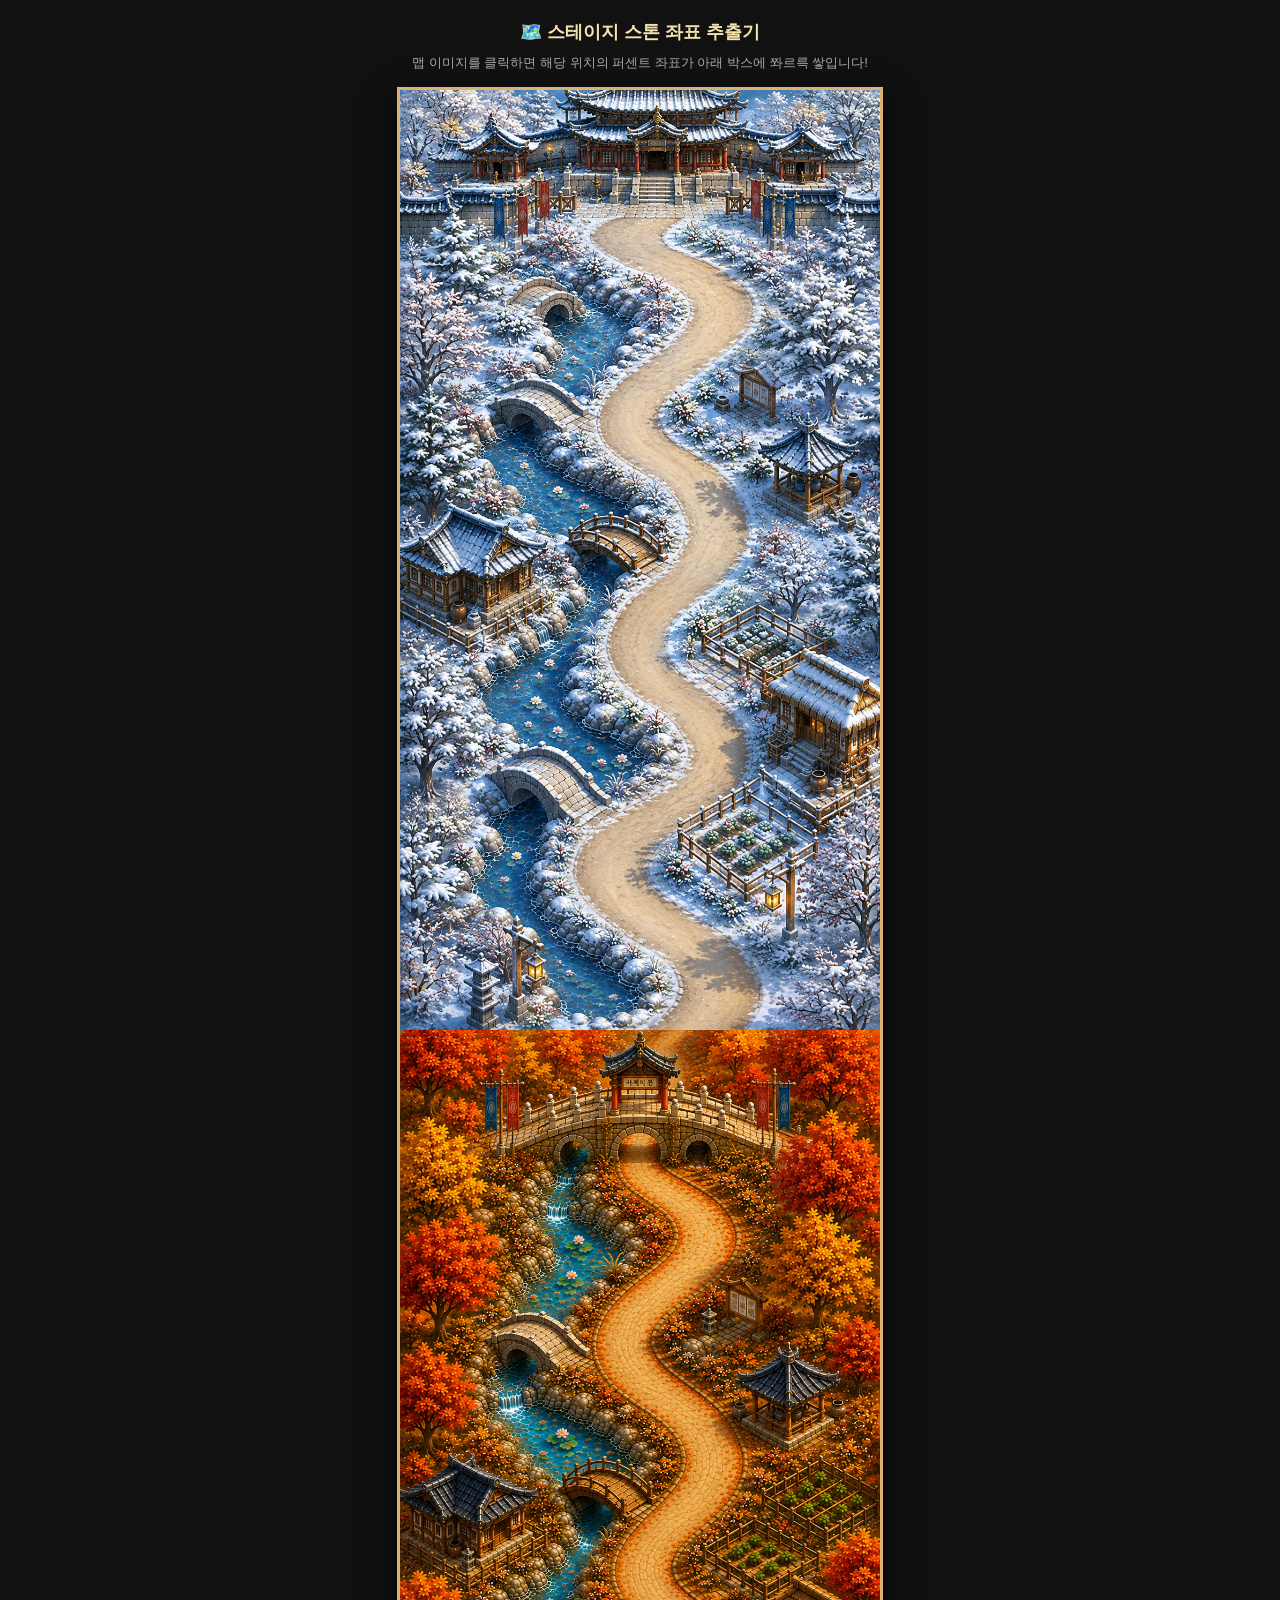
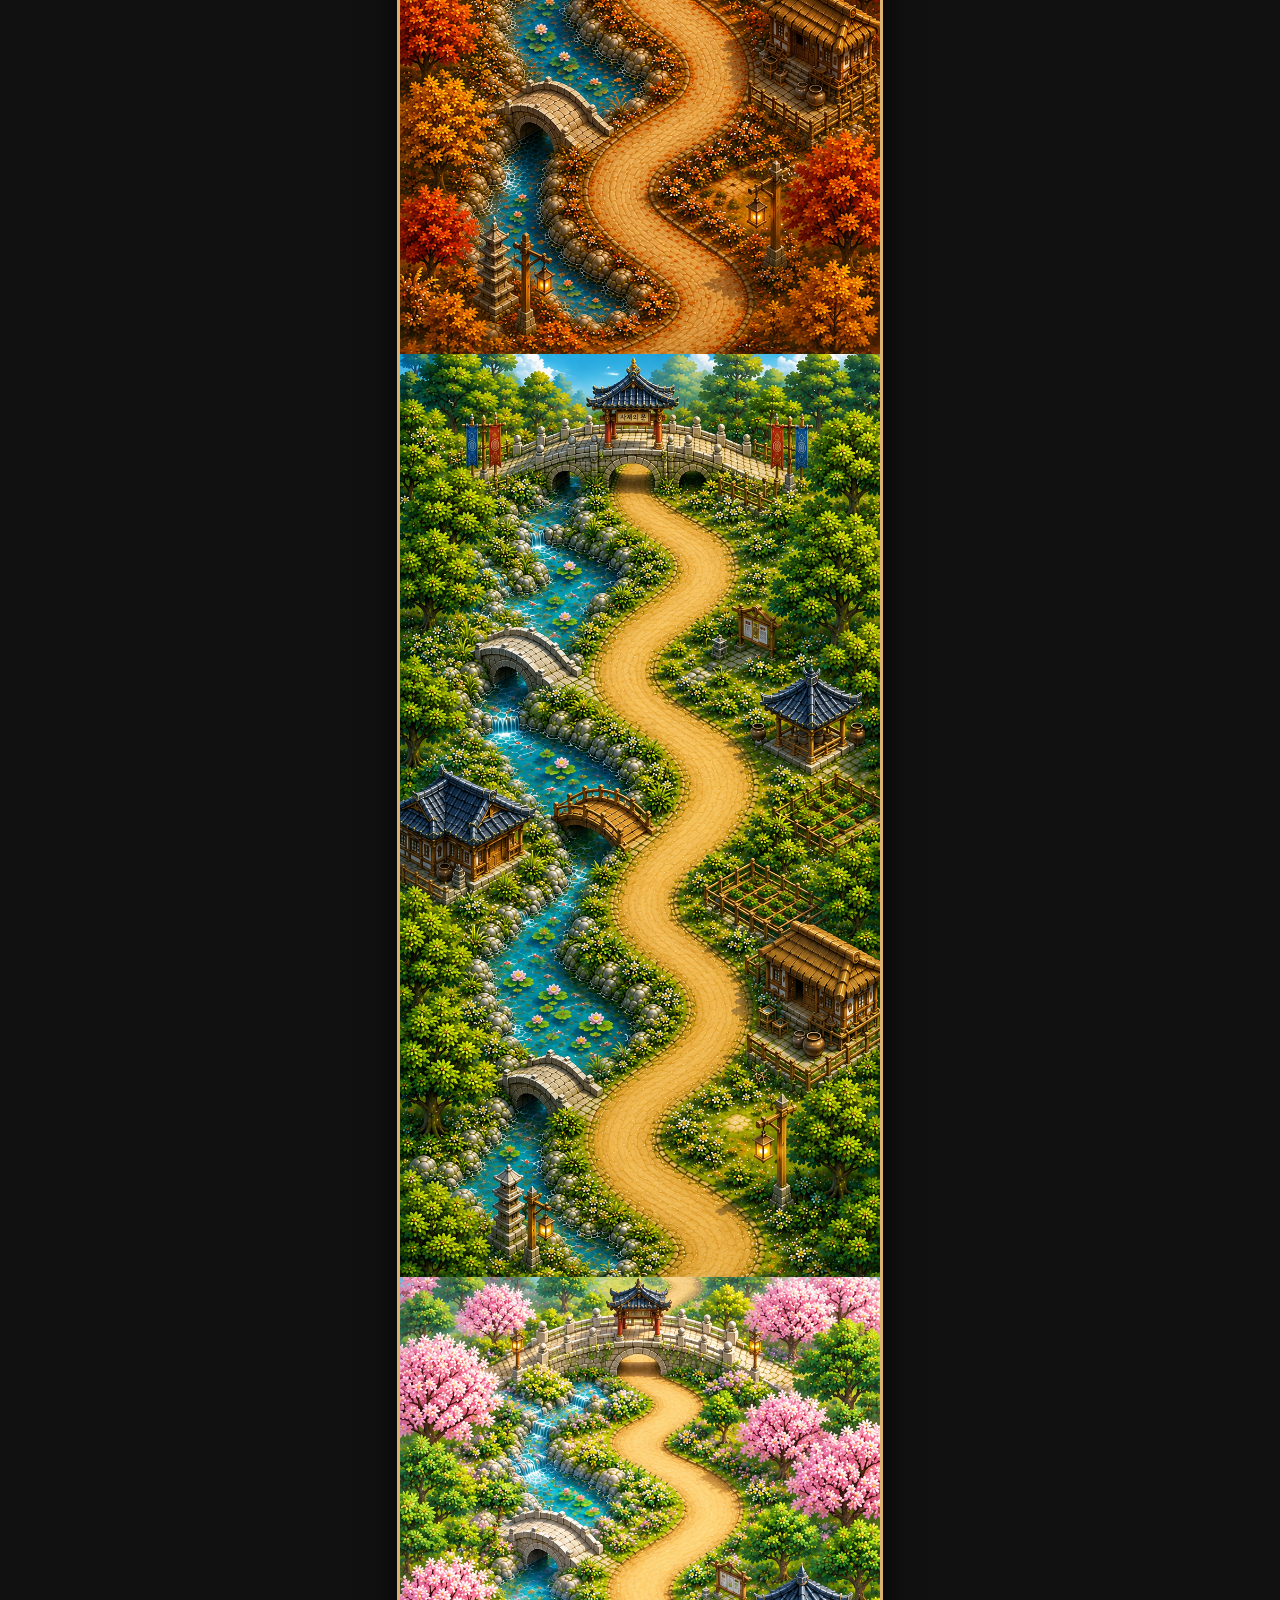
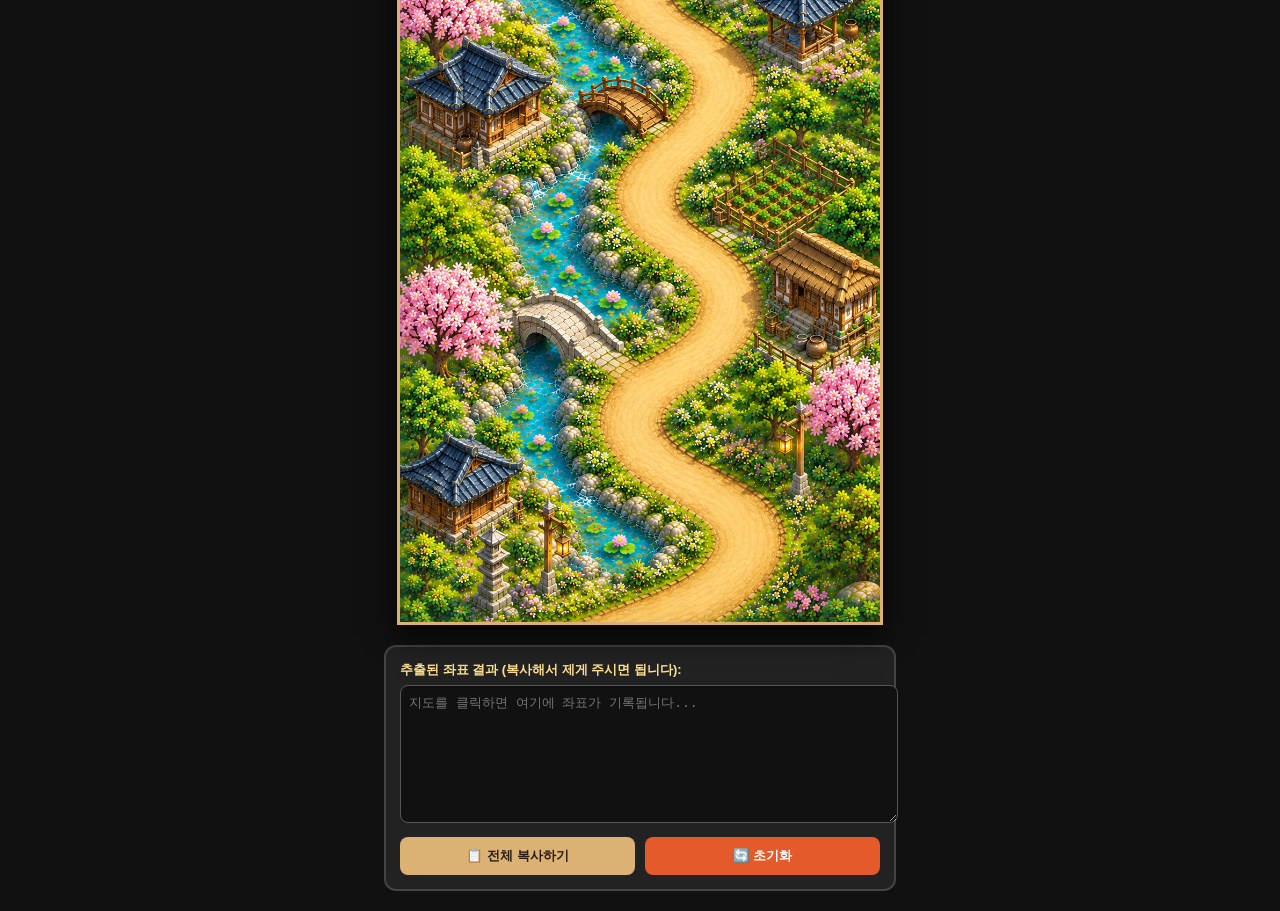
<file: assets/tool.html>
<!DOCTYPE html>
<html lang="ko">
<head>
<meta charset="utf-8">
<title>스톤 좌표 추출기</title>
<style>
  body { margin: 0; background: #111; color: #fff; font-family: sans-serif; display: flex; flex-direction: column; align-items: center; padding: 20px; }
  #mapContainer { position: relative; max-width: 480px; width: 100%; cursor: crosshair; border: 3px solid #dcb274; box-shadow: 0 10px 30px rgba(0,0,0,0.8); }
  .map-piece { display: block; width: 100%; height: auto; pointer-events: none; margin: 0; padding: 0; }
  .marker { position: absolute; width: 32px; height: 32px; background: #ff9a5c; border: 2px solid #fff; border-radius: 50%; transform: translate(-50%, -50%); display: flex; align-items: center; justify-content: center; font-size: 11px; font-weight: 900; color: #fff; box-shadow: 0 2px 6px rgba(0,0,0,0.6); pointer-events: none; z-index: 10; }
  #outputBox { margin-top: 20px; width: 100%; max-width: 480px; background: #222; border: 2px solid #444; border-radius: 12px; padding: 14px; }
  textarea { width: 100%; height: 120px; background: #111; color: #8ef9f3; border: 1px solid #555; border-radius: 8px; padding: 8px; font-family: monospace; font-size: 13px; resize: vertical; }
  .btn-row { display: flex; gap: 10px; margin-top: 10px; }
  button { flex: 1; padding: 10px; font-weight: bold; background: #dcb274; border: none; border-radius: 8px; color: #2a1c12; cursor: pointer; }
  button:active { transform: scale(0.96); }
</style>
</head>
<body>

  <h2 style="margin: 0 0 10px; font-size: 18px; color: #f5e3ae;">🗺️ 스테이지 스톤 좌표 추출기</h2>
  <p style="margin: 0 0 15px; font-size: 13px; color: #aaa; text-align: center;">맵 이미지를 클릭하면 해당 위치의 퍼센트 좌표가 아래 박스에 쫘르륵 쌓입니다!</p>

  <div id="mapContainer">
    <!-- 현재 프로젝트의 assets 폴더 내 실제 파일명과 정확히 일치하도록 설정 -->
    <img class="map-piece" src="map_bg_4.png" alt="Winter">
    <img class="map-piece" src="map_bg_3.png" alt="Autumn">
    <img class="map-piece" src="map_bg_2.png" alt="Summer">
    <img class="map-piece" src="map_bg_1.png" alt="Spring">
  </div>

  <div id="outputBox">
    <div style="font-size: 13px; margin-bottom: 6px; font-weight: bold; color: #ffe08c;">추출된 좌표 결과 (복사해서 제게 주시면 됩니다):</div>
    <textarea id="resultArea" placeholder="지도를 클릭하면 여기에 좌표가 기록됩니다..."></textarea>
    <div class="btn-row">
      <button onclick="copyCoords()">📋 전체 복사하기</button>
      <button onclick="clearCoords()" style="background: #e55a2b; color: #fff;">🔄 초기화</button>
    </div>
  </div>

<script>
  let stageCount = 1;
  const container = document.getElementById('mapContainer');
  const resultArea = document.getElementById('resultArea');
  
  let coordsList = [];

  container.addEventListener('click', function(e) {
    const rect = container.getBoundingClientRect();
    const xPx = e.clientX - rect.left;
    const yPx = e.clientY - rect.top;

    const xPct = Number(((xPx / rect.width) * 100).toFixed(1));
    const yPct = Number(((yPx / rect.height) * 100).toFixed(1));

    const marker = document.createElement('div');
    marker.className = 'marker';
    marker.style.left = xPct + '%';
    marker.style.top = yPct + '%';
    marker.textContent = stageCount;
    container.appendChild(marker);

    coordsList.push(`{x:${xPct}, y:${yPct}}, /* 스테이지 ${stageCount} */`);
    resultArea.value = coordsList.join('\n');
    
    stageCount++;
  });

  function copyCoords() {
    resultArea.select();
    document.execCommand('copy');
    alert('클립보드에 복사되었습니다! 저에게 톡으로 붙여넣어 주세요.');
  }

  function clearCoords() {
    if(confirm('기록된 좌표를 모두 초기화할까요?')) {
      coordsList = [];
      stageCount = 1;
      resultArea.value = '';
      container.querySelectorAll('.marker').forEach(m => m.remove());
    }
  }
</script>

</body>
</html>
</file>
